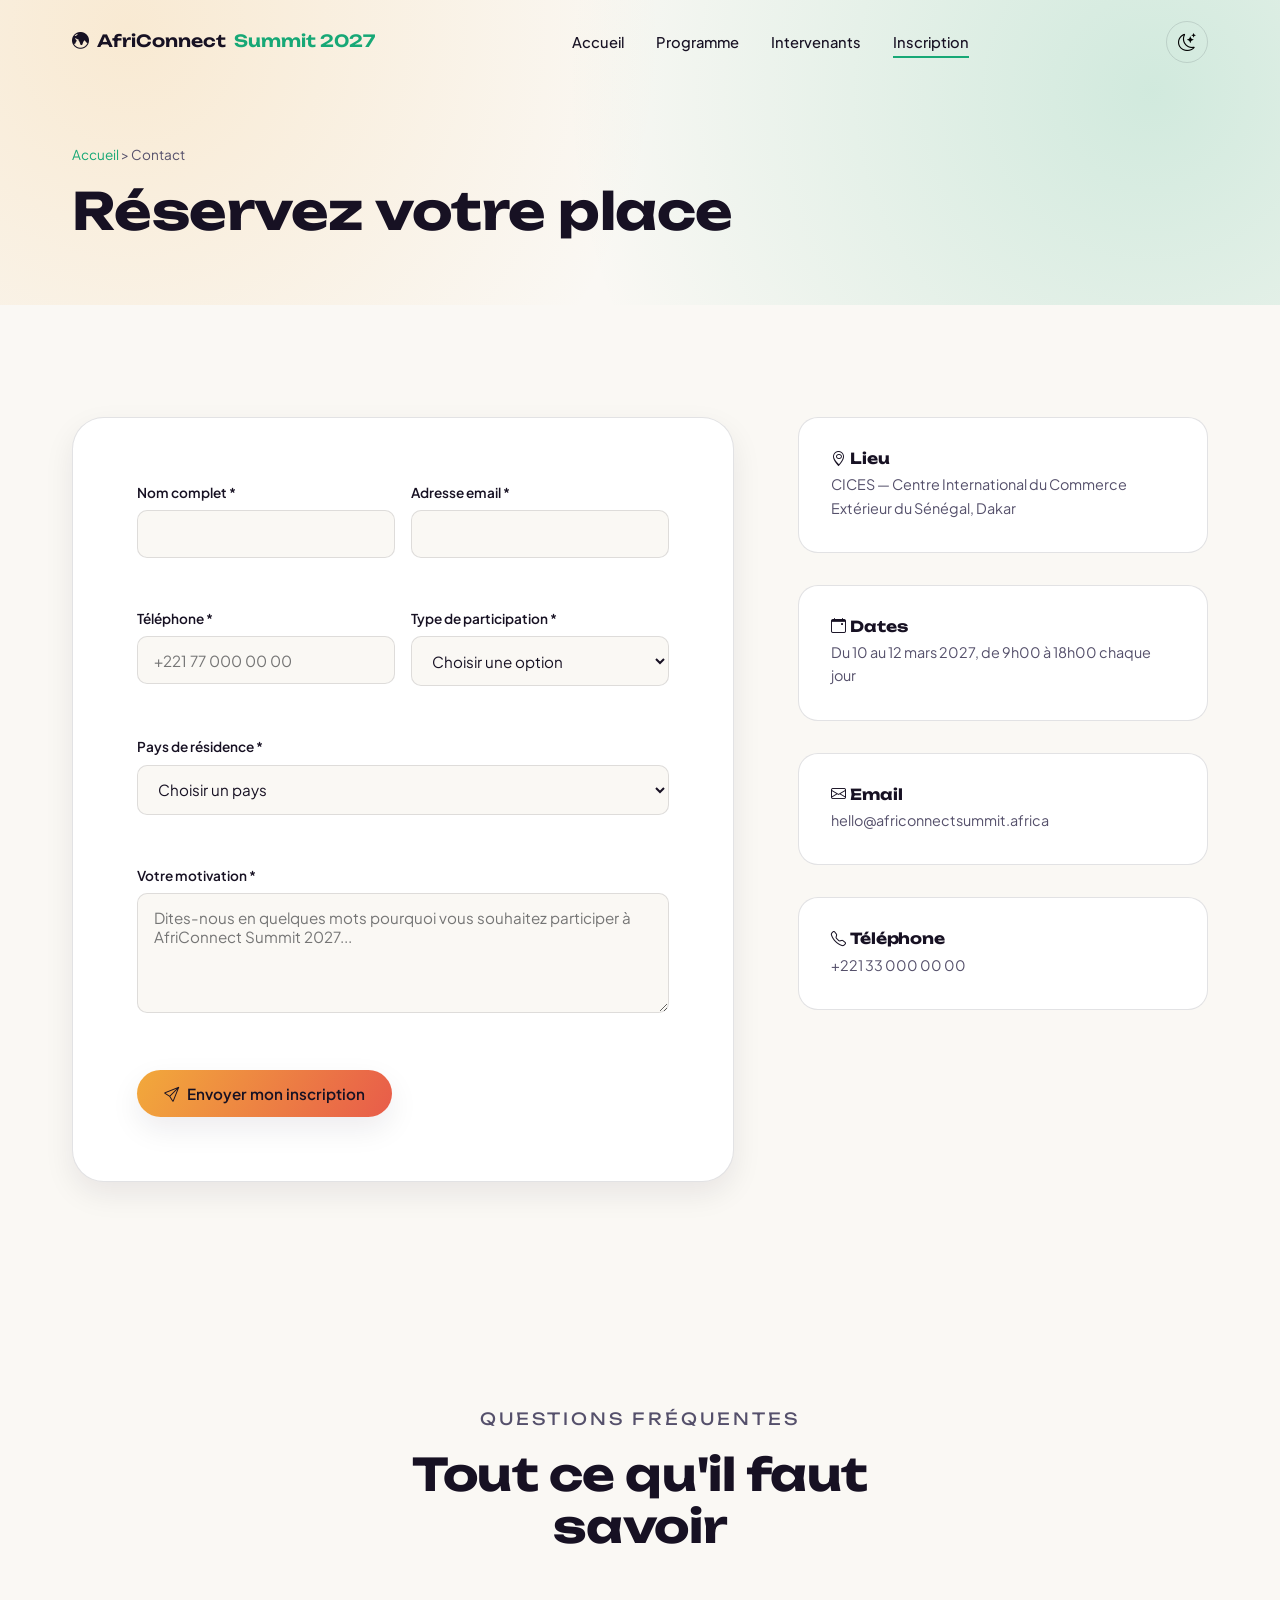
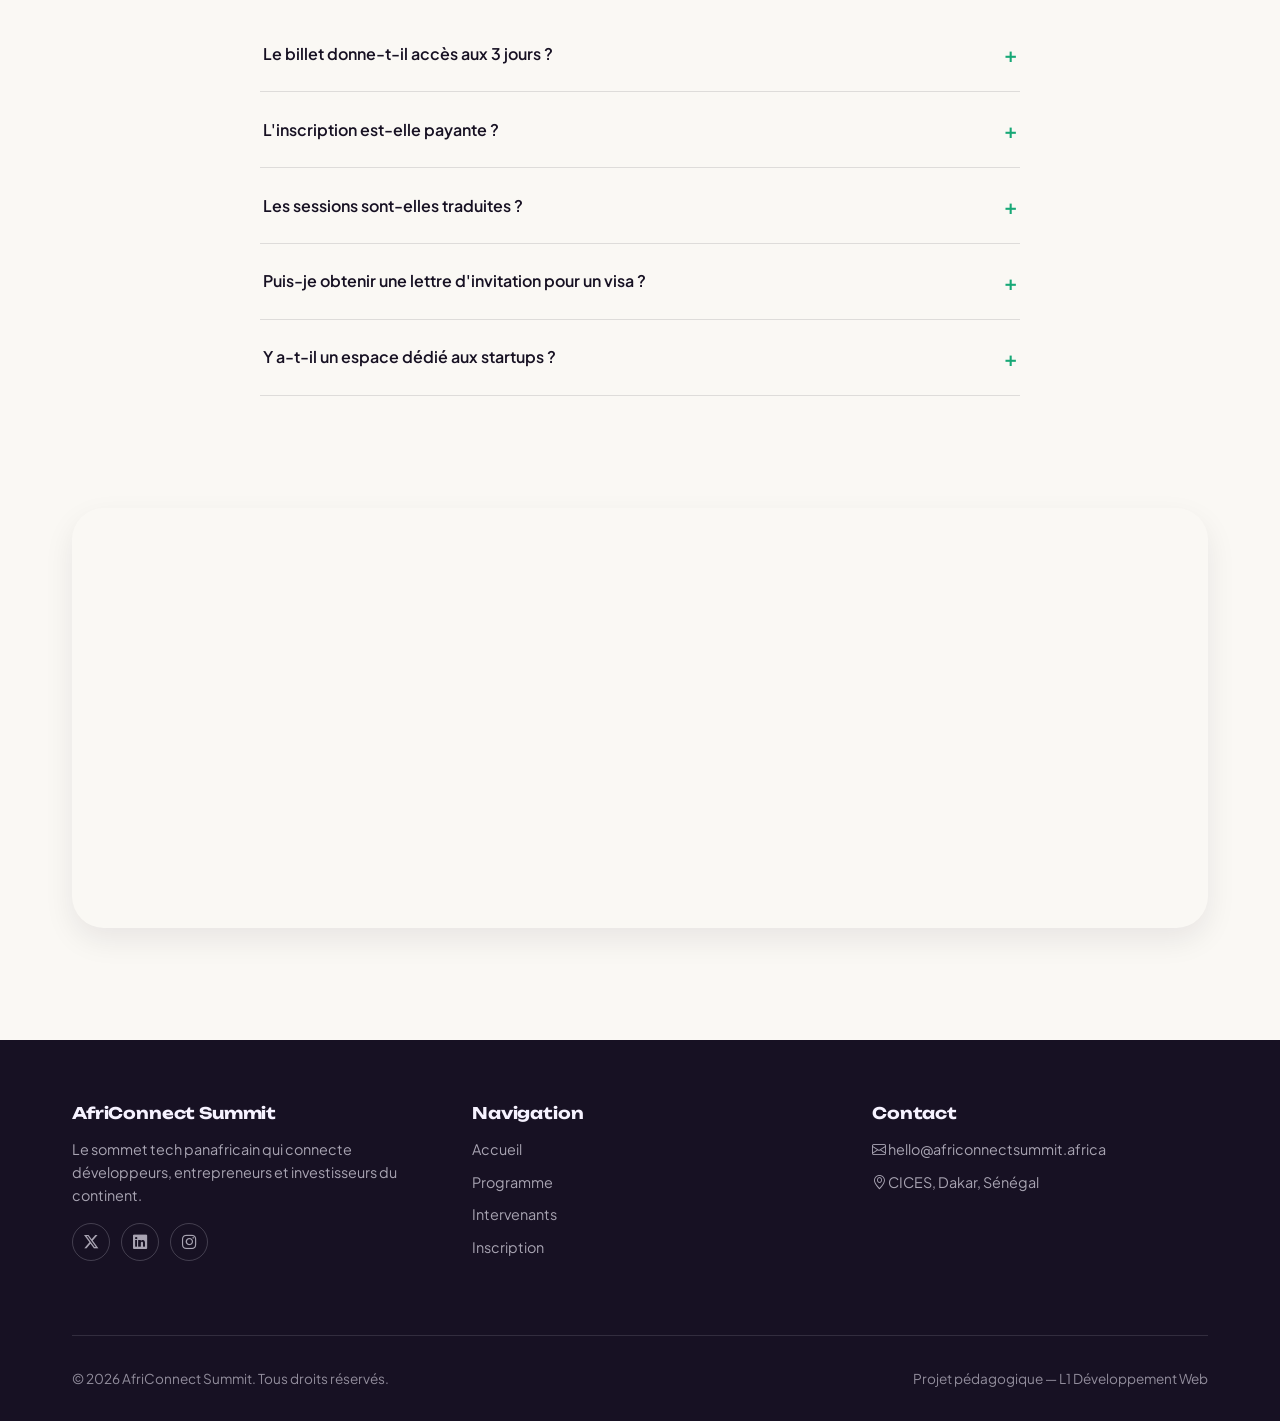
<file: contact.html>
<!DOCTYPE html>
<html lang="fr">
<head>
  <meta charset="UTF-8" />
  <meta name="viewport" content="width=device-width, initial-scale=1.0" />
  <title>Inscription & Contact — AfriConnect Summit 2027</title>
  <meta name="description" content="Inscrivez-vous à AfriConnect Summit 2027 : formulaire d'inscription, FAQ et localisation à Dakar." />

  <link rel="preconnect" href="https://fonts.googleapis.com" />
  <link rel="preconnect" href="https://fonts.gstatic.com" crossorigin />
  <link href="https://fonts.googleapis.com/css2?family=Unbounded:wght@500;600;700&family=Plus+Jakarta+Sans:wght@400;500;600;700&display=swap" rel="stylesheet" />
  <link rel="stylesheet" href="https://cdn.jsdelivr.net/npm/bootstrap-icons@1.11.3/font/bootstrap-icons.css" />
  <link rel="stylesheet" href="css/style.css" />
</head>
<body>

  <header>
    <nav class="navbar" aria-label="Navigation principale">
      <div class="container">
        <a href="index.html" class="nav-logo">
          <i class="bi bi-globe-central-south-asia"></i> AfriConnect <span>Summit 2027</span>
        </a>
        <ul class="nav-links">
          <li><a href="index.html">Accueil</a></li>
          <li><a href="programme.html">Programme</a></li>
          <li><a href="intervenants.html">Intervenants</a></li>
          <li><a href="contact.html" class="active">Inscription</a></li>
        </ul>
        <div class="nav-actions">
          <button class="theme-toggle" aria-label="Changer de thème"><i class="bi bi-moon-stars"></i></button>
          <button class="hamburger" aria-label="Ouvrir le menu" aria-expanded="false"><span></span><span></span><span></span></button>
        </div>
      </div>
    </nav>
  </header>

  <main>
    <section class="inner-hero">
      <div class="container">
        <p class="breadcrumb"><a href="index.html">Accueil</a> &gt; Contact</p>
        <h1>Réservez votre place</h1>
      </div>
    </section>

    <!-- ===================== FORMULAIRE D'INSCRIPTION ===================== -->
    <section class="registration">
      <div class="container">
        <div class="contact-flex">

          <div class="contact-form-wrap">
            <div class="success-msg" id="form-success" role="status"></div>

            <form id="registration-form" novalidate>
              <div class="form-row">
                <div class="form-group">
                  <label for="fullname">Nom complet *</label>
                  <input type="text" id="fullname" name="fullname" required autocomplete="name" />
                  <p class="error-msg"></p>
                </div>
                <div class="form-group">
                  <label for="email">Adresse email *</label>
                  <input type="email" id="email" name="email" required autocomplete="email" />
                  <p class="error-msg"></p>
                </div>
              </div>

              <div class="form-row">
                <div class="form-group">
                  <label for="phone">Téléphone *</label>
                  <input type="tel" id="phone" name="phone" required autocomplete="tel" placeholder="+221 77 000 00 00" />
                  <p class="error-msg"></p>
                </div>
                <div class="form-group">
                  <label for="participation">Type de participation *</label>
                  <select id="participation" name="participation" required>
                    <option value="">Choisir une option</option>
                    <option value="developpeur">Développeur / Développeuse</option>
                    <option value="entrepreneur">Entrepreneur / Entrepreneuse</option>
                    <option value="investisseur">Investisseur / Investisseuse</option>
                    <option value="etudiant">Étudiant(e)</option>
                    <option value="visiteur">Visiteur / Visiteuse</option>
                  </select>
                  <p class="error-msg"></p>
                </div>
              </div>

              <div class="form-group">
                <label for="country">Pays de résidence *</label>
                <select id="country" name="country" required>
                  <option value="">Choisir un pays</option>
                  <option value="senegal">Sénégal</option>
                  <option value="cote-ivoire">Côte d'Ivoire</option>
                  <option value="nigeria">Nigeria</option>
                  <option value="ghana">Ghana</option>
                  <option value="kenya">Kenya</option>
                  <option value="rwanda">Rwanda</option>
                  <option value="maroc">Maroc</option>
                  <option value="tunisie">Tunisie</option>
                  <option value="cameroun">Cameroun</option>
                  <option value="afrique-du-sud">Afrique du Sud</option>
                  <option value="egypte">Égypte</option>
                  <option value="benin">Bénin</option>
                </select>
                <p class="error-msg"></p>
              </div>

              <div class="form-group">
                <label for="message">Votre motivation *</label>
                <textarea id="message" name="message" required placeholder="Dites-nous en quelques mots pourquoi vous souhaitez participer à AfriConnect Summit 2027..."></textarea>
                <p class="error-msg"></p>
              </div>

              <button type="submit" class="btn btn-primary"><i class="bi bi-send"></i> Envoyer mon inscription</button>
            </form>
          </div>

          <aside class="contact-info">
            <div class="info-card">
              <h4><i class="bi bi-geo-alt"></i> Lieu</h4>
              <p>CICES — Centre International du Commerce Extérieur du Sénégal, Dakar</p>
            </div>
            <div class="info-card">
              <h4><i class="bi bi-calendar-event"></i> Dates</h4>
              <p>Du 10 au 12 mars 2027, de 9h00 à 18h00 chaque jour</p>
            </div>
            <div class="info-card">
              <h4><i class="bi bi-envelope"></i> Email</h4>
              <p>hello@africonnectsummit.africa</p>
            </div>
            <div class="info-card">
              <h4><i class="bi bi-telephone"></i> Téléphone</h4>
              <p>+221 33 000 00 00</p>
            </div>
          </aside>
        </div>
      </div>
    </section>

    <!-- ===================== FAQ (accordéon CSS pur) ===================== -->
    <section class="faq" aria-label="Questions fréquentes">
      <div class="container">
        <div class="section-head" style="margin-left:auto;margin-right:auto;text-align:center;">
          <p class="eyebrow">Questions fréquentes</p>
          <h2>Tout ce qu'il faut savoir</h2>
        </div>

        <div class="faq-list">
          <div class="faq-item">
            <input type="checkbox" id="faq1" />
            <label for="faq1">Le billet donne-t-il accès aux 3 jours ?</label>
            <div class="faq-answer">
              <p>Oui, votre inscription vous donne accès à l'intégralité des sessions, ateliers et espaces de networking pendant les 3 jours de l'événement.</p>
            </div>
          </div>

          <div class="faq-item">
            <input type="checkbox" id="faq2" />
            <label for="faq2">L'inscription est-elle payante ?</label>
            <div class="faq-answer">
              <p>L'inscription en ligne est gratuite pour les étudiants et les développeurs indépendants. Les entreprises et investisseurs se voient proposer un tarif dédié communiqué après inscription.</p>
            </div>
          </div>

          <div class="faq-item">
            <input type="checkbox" id="faq3" />
            <label for="faq3">Les sessions sont-elles traduites ?</label>
            <div class="faq-answer">
              <p>La majorité des sessions se déroulent en français, avec une traduction simultanée en anglais disponible dans l'amphithéâtre principal.</p>
            </div>
          </div>

          <div class="faq-item">
            <input type="checkbox" id="faq4" />
            <label for="faq4">Puis-je obtenir une lettre d'invitation pour un visa ?</label>
            <div class="faq-answer">
              <p>Oui, une lettre d'invitation officielle peut être envoyée par email après validation de votre inscription, pour faciliter vos démarches de visa.</p>
            </div>
          </div>

          <div class="faq-item">
            <input type="checkbox" id="faq5" />
            <label for="faq5">Y a-t-il un espace dédié aux startups ?</label>
            <div class="faq-answer">
              <p>Oui, un espace pitch et networking est réservé aux startups sélectionnées, avec des créneaux de rendez-vous avec des investisseurs présents sur place.</p>
            </div>
          </div>
        </div>

        <!-- ===================== CARTE ===================== -->
        <div class="map-wrap">
          <iframe
            src="https://www.google.com/maps?q=CICES%20Dakar%20Senegal&output=embed"
            title="Carte de localisation du CICES à Dakar, Sénégal"
            loading="lazy"
            referrerpolicy="no-referrer-when-downgrade">
          </iframe>
        </div>
      </div>
    </section>
  </main>

  <footer class="site-footer">
    <div class="container">
      <div class="footer-grid">
        <div class="footer-col">
          <h4>AfriConnect Summit</h4>
          <p>Le sommet tech panafricain qui connecte développeurs, entrepreneurs et investisseurs du continent.</p>
          <div class="social-icons">
            <a href="https://twitter.com" aria-label="Suivre AfriConnect sur X"><i class="bi bi-twitter-x"></i></a>
            <a href="https://linkedin.com" aria-label="Suivre AfriConnect sur LinkedIn"><i class="bi bi-linkedin"></i></a>
            <a href="https://instagram.com" aria-label="Suivre AfriConnect sur Instagram"><i class="bi bi-instagram"></i></a>
          </div>
        </div>
        <div class="footer-col">
          <h4>Navigation</h4>
          <a href="index.html">Accueil</a>
          <a href="programme.html">Programme</a>
          <a href="intervenants.html">Intervenants</a>
          <a href="contact.html">Inscription</a>
        </div>
        <div class="footer-col">
          <h4>Contact</h4>
          <p><i class="bi bi-envelope"></i> hello@africonnectsummit.africa</p>
          <p><i class="bi bi-geo-alt"></i> CICES, Dakar, Sénégal</p>
        </div>
      </div>
      <div class="footer-bottom">
        <p>&copy; <span data-year>2027</span> AfriConnect Summit. Tous droits réservés.</p>
        <p>Projet pédagogique — L1 Développement Web</p>
      </div>
    </div>
  </footer>

  <button class="back-to-top" aria-label="Retour en haut de page"><i class="bi bi-arrow-up"></i></button>

  <script src="js/main.js"></script>
</body>
</html>
</file>
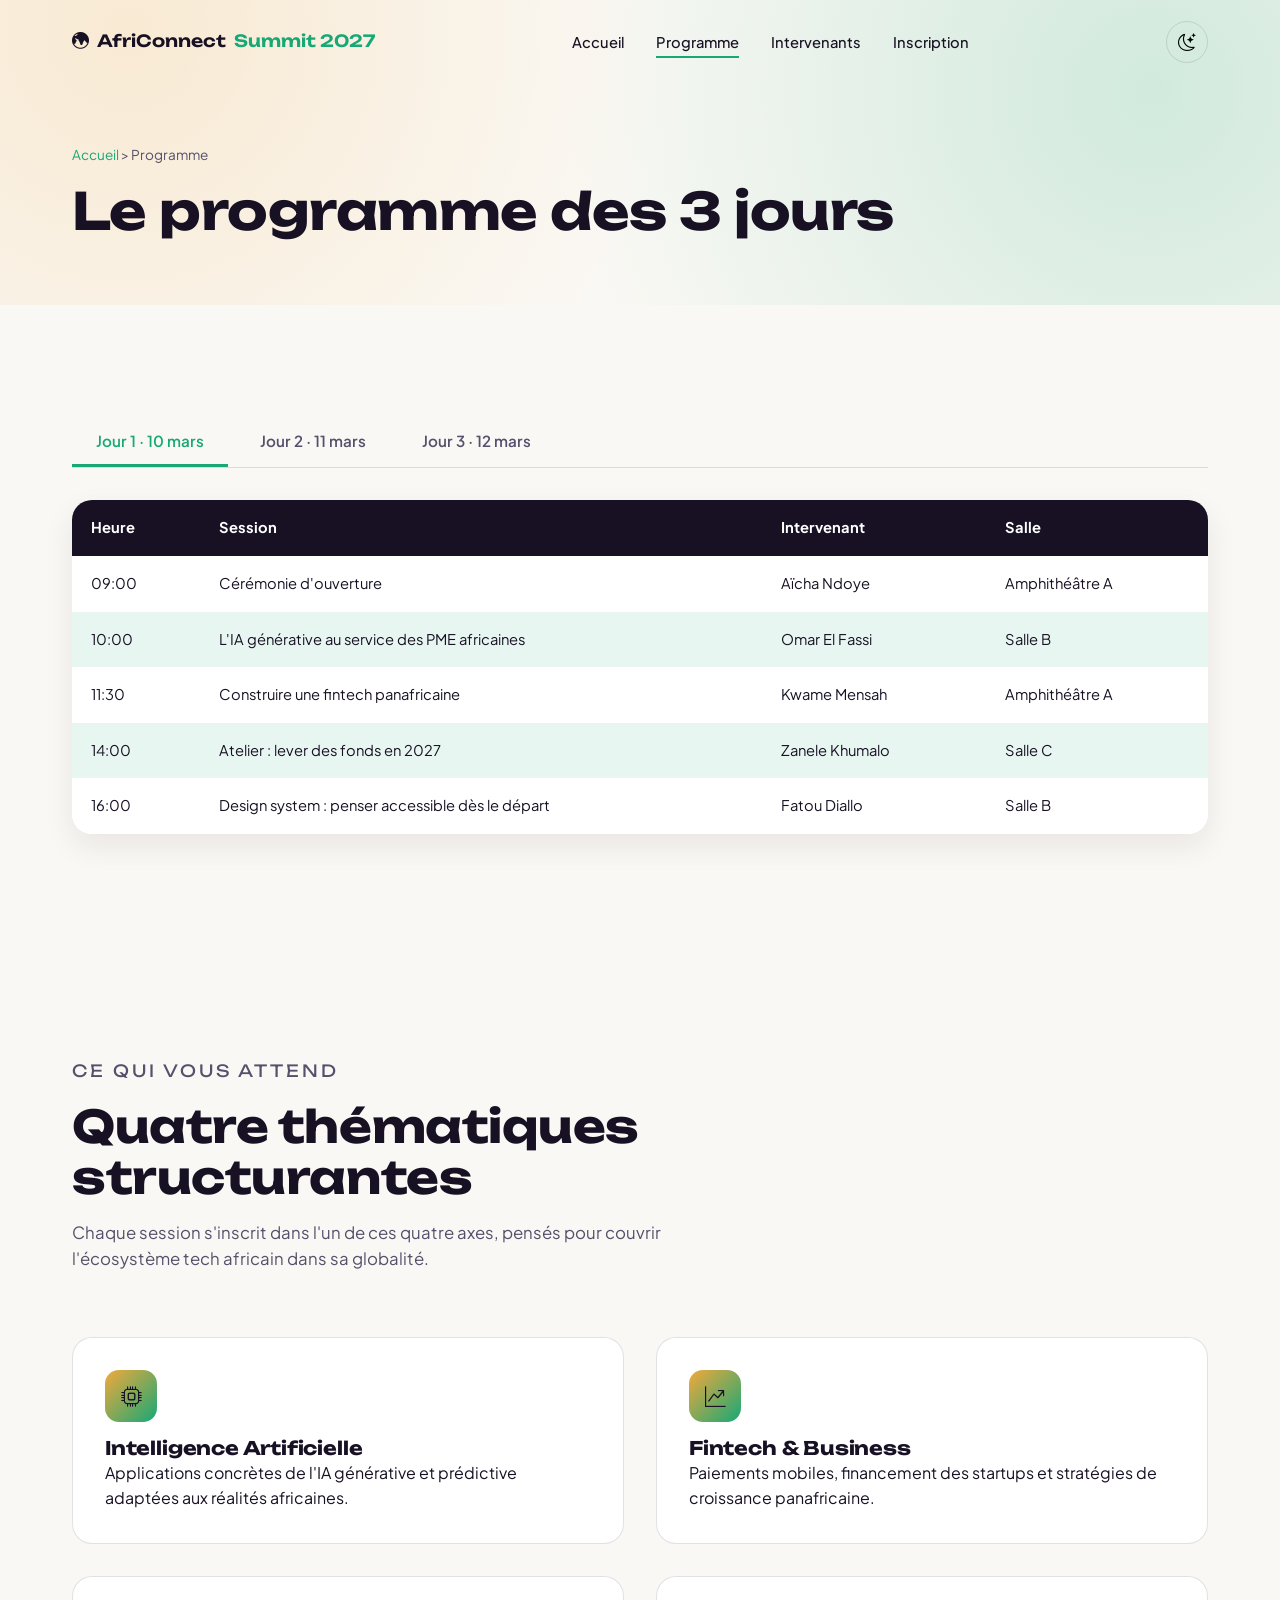
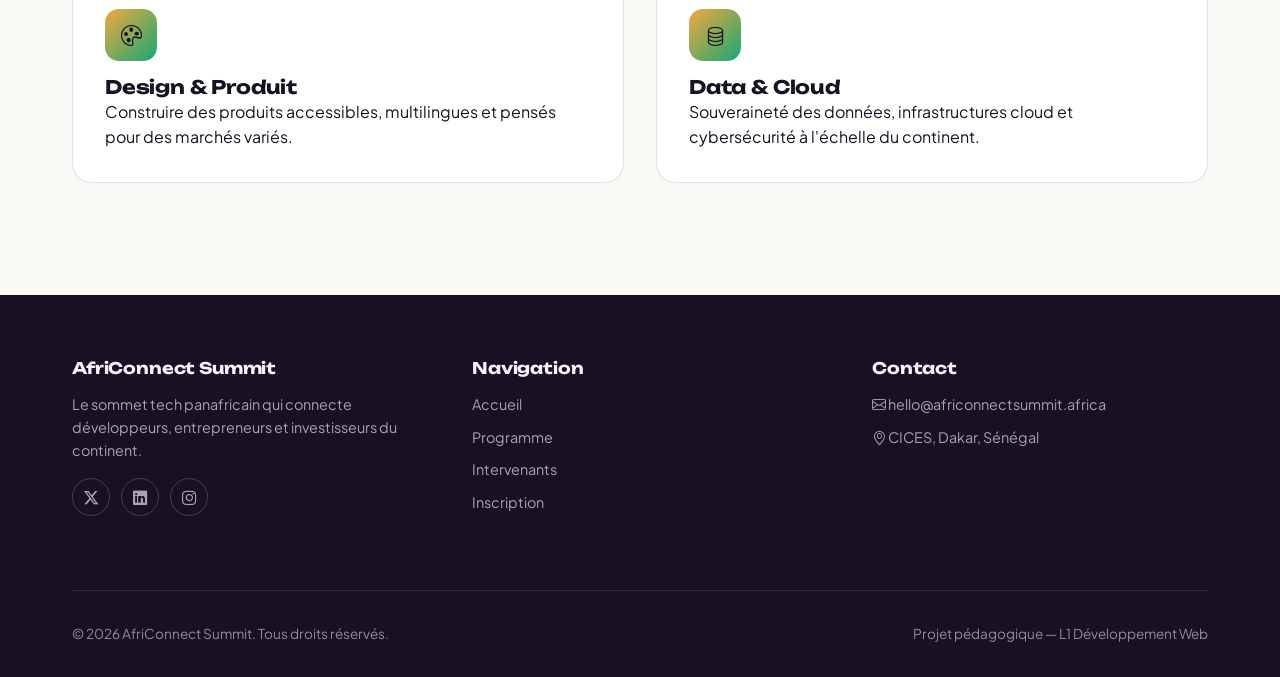
<file: programme.html>
<!DOCTYPE html>
<html lang="fr">
<head>
  <meta charset="UTF-8" />
  <meta name="viewport" content="width=device-width, initial-scale=1.0" />
  <title>Programme — AfriConnect Summit 2027</title>
  <meta name="description" content="Découvrez le programme complet des 3 jours d'AfriConnect Summit 2027 : sessions, ateliers et thématiques." />

  <link rel="preconnect" href="https://fonts.googleapis.com" />
  <link rel="preconnect" href="https://fonts.gstatic.com" crossorigin />
  <link href="https://fonts.googleapis.com/css2?family=Unbounded:wght@500;600;700&family=Plus+Jakarta+Sans:wght@400;500;600;700&display=swap" rel="stylesheet" />
  <link rel="stylesheet" href="https://cdn.jsdelivr.net/npm/bootstrap-icons@1.11.3/font/bootstrap-icons.css" />
  <link rel="stylesheet" href="css/style.css" />
</head>
<body>

  <header>
    <nav class="navbar" aria-label="Navigation principale">
      <div class="container">
        <a href="index.html" class="nav-logo">
          <i class="bi bi-globe-central-south-asia"></i> AfriConnect <span>Summit 2027</span>
        </a>
        <ul class="nav-links">
          <li><a href="index.html">Accueil</a></li>
          <li><a href="programme.html" class="active">Programme</a></li>
          <li><a href="intervenants.html">Intervenants</a></li>
          <li><a href="contact.html">Inscription</a></li>
        </ul>
        <div class="nav-actions">
          <button class="theme-toggle" aria-label="Changer de thème"><i class="bi bi-moon-stars"></i></button>
          <button class="hamburger" aria-label="Ouvrir le menu" aria-expanded="false"><span></span><span></span><span></span></button>
        </div>
      </div>
    </nav>
  </header>

  <main>
    <!-- ===================== HERO INTERNE ===================== -->
    <section class="inner-hero">
      <div class="container">
        <p class="breadcrumb"><a href="index.html">Accueil</a> &gt; Programme</p>
        <h1>Le programme des 3 jours</h1>
      </div>
    </section>

    <!-- ===================== ONGLETS PROGRAMME ===================== -->
    <section class="program-tabs">
      <div class="container">
        <div class="tabs" role="tablist" aria-label="Sélection du jour">
          <button class="tab-btn active" data-tab="jour1" role="tab" aria-selected="true">Jour 1 · 10 mars</button>
          <button class="tab-btn" data-tab="jour2" role="tab" aria-selected="false">Jour 2 · 11 mars</button>
          <button class="tab-btn" data-tab="jour3" role="tab" aria-selected="false">Jour 3 · 12 mars</button>
        </div>

        <!-- JOUR 1 -->
        <div class="tab-panel active" id="jour1" role="tabpanel">
          <table class="schedule-table">
            <thead>
              <tr><th scope="col">Heure</th><th scope="col">Session</th><th scope="col">Intervenant</th><th scope="col">Salle</th></tr>
            </thead>
            <tbody>
              <tr><td>09:00</td><td>Cérémonie d'ouverture</td><td>Aïcha Ndoye</td><td>Amphithéâtre A</td></tr>
              <tr><td>10:00</td><td>L'IA générative au service des PME africaines</td><td>Omar El Fassi</td><td>Salle B</td></tr>
              <tr><td>11:30</td><td>Construire une fintech panafricaine</td><td>Kwame Mensah</td><td>Amphithéâtre A</td></tr>
              <tr><td>14:00</td><td>Atelier : lever des fonds en 2027</td><td>Zanele Khumalo</td><td>Salle C</td></tr>
              <tr><td>16:00</td><td>Design system : penser accessible dès le départ</td><td>Fatou Diallo</td><td>Salle B</td></tr>
            </tbody>
          </table>
        </div>

        <!-- JOUR 2 -->
        <div class="tab-panel" id="jour2" role="tabpanel">
          <table class="schedule-table">
            <thead>
              <tr><th scope="col">Heure</th><th scope="col">Session</th><th scope="col">Intervenant</th><th scope="col">Salle</th></tr>
            </thead>
            <tbody>
              <tr><td>09:30</td><td>Data & cloud souverain en Afrique</td><td>Adaeze Okafor</td><td>Amphithéâtre A</td></tr>
              <tr><td>11:00</td><td>Recrutement tech : attirer les meilleurs talents</td><td>Samuel Otieno</td><td>Salle B</td></tr>
              <tr><td>13:30</td><td>Table ronde : régulation des paiements mobiles</td><td>Chidi Eze</td><td>Amphithéâtre A</td></tr>
              <tr><td>15:00</td><td>UX writing pour marchés multilingues</td><td>Grace Mwangi</td><td>Salle C</td></tr>
              <tr><td>16:30</td><td>Pitchs startups — cohorte 2027</td><td>Panel investisseurs</td><td>Amphithéâtre A</td></tr>
            </tbody>
          </table>
        </div>

        <!-- JOUR 3 -->
        <div class="tab-panel" id="jour3" role="tabpanel">
          <table class="schedule-table">
            <thead>
              <tr><th scope="col">Heure</th><th scope="col">Session</th><th scope="col">Intervenant</th><th scope="col">Salle</th></tr>
            </thead>
            <tbody>
              <tr><td>09:30</td><td>Cybersécurité : protéger les infrastructures critiques</td><td>Youssef Trabelsi</td><td>Salle B</td></tr>
              <tr><td>11:00</td><td>Product-market fit sur les marchés émergents</td><td>Nadia Kouadio</td><td>Amphithéâtre A</td></tr>
              <tr><td>13:00</td><td>Atelier : prototyper avec l'IA</td><td>Omar El Fassi</td><td>Salle C</td></tr>
              <tr><td>15:00</td><td>Clôture & remise des prix startups</td><td>Aïcha Ndoye</td><td>Amphithéâtre A</td></tr>
              <tr><td>16:30</td><td>Cocktail de networking</td><td>—</td><td>Terrasse Sud</td></tr>
            </tbody>
          </table>
        </div>
      </div>
    </section>

    <!-- ===================== THÉMATIQUES ===================== -->
    <section class="themes" aria-label="Thématiques de la conférence">
      <div class="container">
        <div class="section-head">
          <p class="eyebrow">Ce qui vous attend</p>
          <h2>Quatre thématiques structurantes</h2>
          <p>Chaque session s'inscrit dans l'un de ces quatre axes, pensés pour couvrir l'écosystème tech africain dans sa globalité.</p>
        </div>

        <div class="themes-grid">
          <article class="theme-card">
            <div class="why-icon"><i class="bi bi-cpu"></i></div>
            <h3>Intelligence Artificielle</h3>
            <p>Applications concrètes de l'IA générative et prédictive adaptées aux réalités africaines.</p>
          </article>
          <article class="theme-card">
            <div class="why-icon"><i class="bi bi-graph-up-arrow"></i></div>
            <h3>Fintech & Business</h3>
            <p>Paiements mobiles, financement des startups et stratégies de croissance panafricaine.</p>
          </article>
          <article class="theme-card">
            <div class="why-icon"><i class="bi bi-palette"></i></div>
            <h3>Design & Produit</h3>
            <p>Construire des produits accessibles, multilingues et pensés pour des marchés variés.</p>
          </article>
          <article class="theme-card">
            <div class="why-icon"><i class="bi bi-database"></i></div>
            <h3>Data & Cloud</h3>
            <p>Souveraineté des données, infrastructures cloud et cybersécurité à l'échelle du continent.</p>
          </article>
        </div>
      </div>
    </section>
  </main>

  <footer class="site-footer">
    <div class="container">
      <div class="footer-grid">
        <div class="footer-col">
          <h4>AfriConnect Summit</h4>
          <p>Le sommet tech panafricain qui connecte développeurs, entrepreneurs et investisseurs du continent.</p>
          <div class="social-icons">
            <a href="https://twitter.com" aria-label="Suivre AfriConnect sur X"><i class="bi bi-twitter-x"></i></a>
            <a href="https://linkedin.com" aria-label="Suivre AfriConnect sur LinkedIn"><i class="bi bi-linkedin"></i></a>
            <a href="https://instagram.com" aria-label="Suivre AfriConnect sur Instagram"><i class="bi bi-instagram"></i></a>
          </div>
        </div>
        <div class="footer-col">
          <h4>Navigation</h4>
          <a href="index.html">Accueil</a>
          <a href="programme.html">Programme</a>
          <a href="intervenants.html">Intervenants</a>
          <a href="contact.html">Inscription</a>
        </div>
        <div class="footer-col">
          <h4>Contact</h4>
          <p><i class="bi bi-envelope"></i> hello@africonnectsummit.africa</p>
          <p><i class="bi bi-geo-alt"></i> CICES, Dakar, Sénégal</p>
        </div>
      </div>
      <div class="footer-bottom">
        <p>&copy; <span data-year>2027</span> AfriConnect Summit. Tous droits réservés.</p>
        <p>Projet pédagogique — L1 Développement Web</p>
      </div>
    </div>
  </footer>

  <button class="back-to-top" aria-label="Retour en haut de page"><i class="bi bi-arrow-up"></i></button>

  <script src="js/main.js"></script>
</body>
</html>
</file>
<file: css/style.css>
/* ============================================================
   AFRICONNECT SUMMIT 2027 — STYLE.CSS
   Palette : nuit indigo + or + émeraude + corail
   Polices : Unbounded (titres) / Plus Jakarta Sans (texte)
   ============================================================ */

/* ---------- 1. VARIABLES CSS ---------- */
:root {
  /* Couleurs principales (mode clair par défaut) */
  --color-bg: #faf8f4;
  --color-surface: #ffffff;
  --color-ink: #171123;
  --color-ink-soft: #55506b;
  --color-primary: #f2a93b;      /* or */
  --color-primary-ink: #171123;
  --color-secondary: #17a876;    /* émeraude */
  --color-accent: #e85c4a;       /* corail */
  --color-border: rgba(23, 17, 35, 0.12);
  --shadow-soft: 0 20px 45px rgba(23, 17, 35, 0.10);
  --shadow-card: 0 12px 30px rgba(23, 17, 35, 0.08);

  /* Typographie */
  --font-display: "Unbounded", sans-serif;
  --font-body: "Plus Jakarta Sans", sans-serif;

  /* Espacements & rayons */
  --space-xs: 0.5rem;
  --space-sm: 1rem;
  --space-md: 2rem;
  --space-lg: 4rem;
  --space-xl: 7rem;
  --radius-sm: 10px;
  --radius-md: 20px;
  --radius-lg: 32px;

  /* Divers */
  --max-width: 1200px;
  --transition: 0.35s cubic-bezier(0.22, 1, 0.36, 1);
}

[data-theme="dark"] {
  --color-bg: #120a1f;
  --color-surface: #1d1230;
  --color-ink: #f6f2ff;
  --color-ink-soft: #b9aed4;
  --color-border: rgba(246, 242, 255, 0.12);
  --shadow-soft: 0 20px 45px rgba(0, 0, 0, 0.45);
  --shadow-card: 0 12px 30px rgba(0, 0, 0, 0.35);
}

/* ---------- 2. RESET & BASE ---------- */
* {
  margin: 0;
  padding: 0;
  box-sizing: border-box;
}

html {
  scroll-behavior: smooth;
}

body {
  font-family: var(--font-body);
  background-color: var(--color-bg);
  color: var(--color-ink);
  line-height: 1.6;
  transition: background-color var(--transition), color var(--transition);
  overflow-x: hidden;
}

img {
  max-width: 100%;
  display: block;
}

a {
  text-decoration: none;
  color: inherit;
}

ul {
  list-style: none;
}

button {
  font-family: inherit;
  cursor: pointer;
  border: none;
  background: none;
}

h1, h2, h3, h4 {
  font-family: var(--font-display);
  line-height: 1.15;
  letter-spacing: -0.01em;
}

.container {
  max-width: var(--max-width);
  margin: 0 auto;
  padding: 0 var(--space-md);
}

section {
  padding: var(--space-xl) 0;
}

.eyebrow {
  font-family: var(--font-display);
  font-size: 0.75rem;
  letter-spacing: 0.18em;
  text-transform: uppercase;
  color: var(--color-secondary);
  display: inline-block;
  margin-bottom: var(--space-sm);
}

.section-head {
  max-width: 640px;
  margin-bottom: var(--space-lg);
}

.section-head h2 {
  font-size: clamp(1.9rem, 4vw, 2.8rem);
  margin-bottom: var(--space-sm);
}

.section-head p {
  color: var(--color-ink-soft);
  font-size: 1.05rem;
}

/* ---------- 3. BOUTONS ---------- */
.btn {
  display: inline-flex;
  align-items: center;
  gap: 0.5rem;
  padding: 0.9rem 1.7rem;
  border-radius: 999px;
  font-weight: 600;
  font-size: 0.95rem;
  transition: transform var(--transition), box-shadow var(--transition), background-color var(--transition), color var(--transition);
}

.btn-primary {
  background: linear-gradient(120deg, var(--color-primary), var(--color-accent));
  color: #171123;
  box-shadow: var(--shadow-card);
}

.btn-primary:hover {
  transform: translateY(-3px);
  box-shadow: var(--shadow-soft);
}

.btn-outline {
  border: 1.5px solid var(--color-border);
  color: var(--color-ink);
}

.btn-outline:hover {
  border-color: var(--color-secondary);
  color: var(--color-secondary);
  transform: translateY(-3px);
}

.btn-small {
  padding: 0.6rem 1.2rem;
  font-size: 0.85rem;
}

/* ---------- 4. NAVBAR ---------- */
.navbar {
  position: fixed;
  top: 0;
  left: 0;
  right: 0;
  z-index: 1000;
  padding: 1.3rem 0;
  transition: background-color var(--transition), box-shadow var(--transition), padding var(--transition);
}

.navbar.scrolled {
  background-color: var(--color-surface);
  box-shadow: var(--shadow-card);
  padding: 0.8rem 0;
}

.navbar .container {
  display: flex;
  align-items: center;
  justify-content: space-between;
}

.nav-logo {
  font-family: var(--font-display);
  font-size: 1.05rem;
  font-weight: 600;
  display: flex;
  align-items: center;
  gap: 0.5rem;
}

.nav-logo span {
  color: var(--color-secondary);
}

.nav-links {
  display: flex;
  align-items: center;
  gap: var(--space-md);
}

.nav-links a {
  font-size: 0.92rem;
  font-weight: 500;
  position: relative;
  padding: 0.3rem 0;
}

.nav-links a::after {
  content: "";
  position: absolute;
  left: 0;
  bottom: -2px;
  width: 0;
  height: 2px;
  background: var(--color-secondary);
  transition: width var(--transition);
}

.nav-links a:hover::after,
.nav-links a.active::after {
  width: 100%;
}

.nav-actions {
  display: flex;
  align-items: center;
  gap: var(--space-sm);
}

.theme-toggle {
  width: 42px;
  height: 42px;
  border-radius: 50%;
  border: 1.5px solid var(--color-border);
  display: flex;
  align-items: center;
  justify-content: center;
  font-size: 1.1rem;
  transition: border-color var(--transition), transform var(--transition);
}

.theme-toggle:hover {
  border-color: var(--color-secondary);
  transform: rotate(15deg);
}

.hamburger {
  display: none;
  flex-direction: column;
  gap: 5px;
  width: 28px;
}

.hamburger span {
  height: 2px;
  background: var(--color-ink);
  border-radius: 2px;
  transition: transform var(--transition), opacity var(--transition);
}

.hamburger.open span:nth-child(1) { transform: translateY(7px) rotate(45deg); }
.hamburger.open span:nth-child(2) { opacity: 0; }
.hamburger.open span:nth-child(3) { transform: translateY(-7px) rotate(-45deg); }

/* ---------- 5. HERO (accueil) ---------- */
.hero {
  min-height: 100vh;
  display: flex;
  align-items: center;
  position: relative;
  padding-top: 6rem;
  background:
    radial-gradient(circle at 15% 20%, rgba(242, 169, 59, 0.25), transparent 45%),
    radial-gradient(circle at 85% 15%, rgba(23, 168, 118, 0.25), transparent 50%),
    radial-gradient(circle at 50% 100%, rgba(232, 92, 74, 0.18), transparent 55%),
    var(--color-bg);
  overflow: hidden;
}

.hero-map {
  position: absolute;
  inset: 0;
  z-index: 0;
  opacity: 0.5;
  pointer-events: none;
}

.hero .container {
  position: relative;
  z-index: 1;
  display: grid;
  grid-template-columns: 1.1fr 0.9fr;
  gap: var(--space-lg);
  align-items: center;
}

.hero-content {
  opacity: 0;
  transform: translateY(30px);
  animation: heroIn 0.9s ease forwards;
}

.hero-content h1 {
  font-size: clamp(2.4rem, 5.5vw, 4.2rem);
  margin-bottom: var(--space-sm);
}

.hero-content h1 em {
  font-style: normal;
  background: linear-gradient(120deg, var(--color-primary), var(--color-secondary));
  -webkit-background-clip: text;
  background-clip: text;
  color: transparent;
}

.hero-sub {
  font-size: 1.1rem;
  color: var(--color-ink-soft);
  max-width: 480px;
  margin-bottom: var(--space-md);
}

.hero-sub strong {
  color: var(--color-ink);
}

.hero-cta {
  display: flex;
  gap: var(--space-sm);
  flex-wrap: wrap;
  margin-bottom: var(--space-lg);
}

.countdown {
  display: flex;
  gap: var(--space-sm);
  animation: heroIn 0.9s ease 0.15s forwards;
  opacity: 0;
  transform: translateY(30px);
}

.countdown-item {
  background: var(--color-surface);
  border: 1px solid var(--color-border);
  border-radius: var(--radius-md);
  padding: var(--space-sm) var(--space-md);
  text-align: center;
  min-width: 84px;
  box-shadow: var(--shadow-card);
}

.countdown-item .num {
  font-family: var(--font-display);
  font-size: 1.8rem;
  color: var(--color-secondary);
  display: block;
}

.countdown-item .label {
  font-size: 0.7rem;
  text-transform: uppercase;
  letter-spacing: 0.08em;
  color: var(--color-ink-soft);
}

.hero-visual {
  position: relative;
  opacity: 0;
  animation: heroIn 1s ease 0.3s forwards;
}

.hero-visual .badge-card {
  background: var(--color-surface);
  border-radius: var(--radius-lg);
  box-shadow: var(--shadow-soft);
  padding: var(--space-md);
  border: 1px solid var(--color-border);
}

.hero-visual img {
  border-radius: var(--radius-md);
  aspect-ratio: 4/5;
  object-fit: cover;
  width: 100%;
}

.hero-visual .badge-tag {
  margin-top: var(--space-sm);
  display: flex;
  justify-content: space-between;
  align-items: center;
  font-size: 0.85rem;
  color: var(--color-ink-soft);
}

@keyframes heroIn {
  to { opacity: 1; transform: translateY(0); }
}

/* ---------- 6. CHIFFRES CLÉS ---------- */
.stats {
  background: var(--color-surface);
}

.stats-grid {
  display: grid;
  grid-template-columns: repeat(4, 1fr);
  gap: var(--space-md);
}

.stat-card {
  text-align: center;
  padding: var(--space-md);
  border-radius: var(--radius-md);
  border: 1px solid var(--color-border);
  opacity: 0;
  transform: translateY(24px);
  transition: transform var(--transition), box-shadow var(--transition);
}

.stat-card:hover {
  transform: translateY(-6px);
  box-shadow: var(--shadow-card);
}

.stat-card.is-visible {
  animation: fadeUp 0.7s ease forwards;
}

.stat-number {
  font-family: var(--font-display);
  font-size: clamp(2rem, 4vw, 2.8rem);
  color: var(--color-primary);
}

.stat-label {
  color: var(--color-ink-soft);
  font-size: 0.9rem;
  margin-top: 0.3rem;
}

/* ---------- 7. POURQUOI PARTICIPER ---------- */
.why-flex {
  display: flex;
  gap: var(--space-md);
  flex-wrap: wrap;
}

.why-card {
  flex: 1 1 280px;
  background: var(--color-surface);
  border: 1px solid var(--color-border);
  border-radius: var(--radius-md);
  padding: var(--space-md);
  opacity: 0;
  transform: translateY(24px);
  transition: transform var(--transition), box-shadow var(--transition);
}

.why-card.is-visible {
  animation: fadeUp 0.7s ease forwards;
}

.why-card:hover {
  transform: translateY(-6px);
  box-shadow: var(--shadow-soft);
}

.why-icon {
  width: 52px;
  height: 52px;
  border-radius: 14px;
  display: flex;
  align-items: center;
  justify-content: center;
  font-size: 1.3rem;
  margin-bottom: var(--space-sm);
  background: linear-gradient(135deg, var(--color-primary), var(--color-secondary));
  color: #171123;
}

.why-card h3 {
  font-size: 1.15rem;
  margin-bottom: 0.5rem;
}

.why-card p {
  color: var(--color-ink-soft);
  font-size: 0.95rem;
}

/* ---------- 8. INTERVENANTS (grille) ---------- */
.speakers-grid {
  display: grid;
  grid-template-columns: repeat(4, 1fr);
  gap: var(--space-md);
}

.speaker-card {
  position: relative;
  border-radius: var(--radius-md);
  overflow: hidden;
  box-shadow: var(--shadow-card);
  opacity: 0;
  transform: translateY(24px);
  transition: transform var(--transition), box-shadow var(--transition);
}

.speaker-card.is-visible {
  animation: fadeUp 0.7s ease forwards;
}

.speaker-card img {
  width: 100%;
  aspect-ratio: 3/4;
  object-fit: cover;
  transition: transform var(--transition);
}

.speaker-card:hover img {
  transform: scale(1.06);
}

.speaker-card:hover {
  transform: translateY(-6px);
  box-shadow: var(--shadow-soft);
}

.speaker-info {
  padding: var(--space-sm);
  background: var(--color-surface);
}

.speaker-info h3 {
  font-size: 1rem;
}

.speaker-info .role {
  font-size: 0.82rem;
  color: var(--color-ink-soft);
  margin-top: 2px;
}

.speaker-info .country {
  display: inline-flex;
  align-items: center;
  gap: 4px;
  font-size: 0.78rem;
  color: var(--color-secondary);
  margin-top: 0.5rem;
}

.section-cta {
  text-align: center;
  margin-top: var(--space-lg);
}

/* ---------- 9. SPONSORS ---------- */
.sponsors-flex {
  display: flex;
  flex-direction: column;
  gap: var(--space-lg);
}

.sponsor-tier {
  text-align: center;
}

.sponsor-tier .tier-label {
  font-family: var(--font-display);
  font-size: 0.8rem;
  letter-spacing: 0.15em;
  text-transform: uppercase;
  margin-bottom: var(--space-sm);
  display: block;
}

.tier-gold .tier-label { color: var(--color-primary); }
.tier-silver .tier-label { color: var(--color-ink-soft); }
.tier-bronze .tier-label { color: var(--color-accent); }

.sponsor-row {
  display: flex;
  justify-content: center;
  align-items: center;
  gap: var(--space-md);
  flex-wrap: wrap;
}

.sponsor-logo {
  background: var(--color-surface);
  border: 1px solid var(--color-border);
  border-radius: var(--radius-sm);
  font-family: var(--font-display);
  display: flex;
  align-items: center;
  justify-content: center;
  color: var(--color-ink-soft);
  transition: transform var(--transition), box-shadow var(--transition);
}

.sponsor-logo:hover {
  transform: translateY(-4px);
  box-shadow: var(--shadow-card);
}

.tier-gold .sponsor-logo { padding: 1.6rem 2.4rem; font-size: 1.15rem; }
.tier-silver .sponsor-logo { padding: 1.2rem 1.8rem; font-size: 0.95rem; }
.tier-bronze .sponsor-logo { padding: 0.9rem 1.4rem; font-size: 0.82rem; }

/* ---------- 10. FOOTER ---------- */
.site-footer {
  background: var(--color-ink);
  color: #f6f2ff;
  padding: var(--space-lg) 0 var(--space-md);
}

[data-theme="dark"] .site-footer {
  background: #0a0512;
}

.footer-grid {
  display: flex;
  flex-wrap: wrap;
  gap: var(--space-lg);
  justify-content: space-between;
  padding-bottom: var(--space-lg);
  border-bottom: 1px solid rgba(246, 242, 255, 0.12);
}

.footer-col {
  flex: 1 1 220px;
}

.footer-col h4 {
  font-size: 1rem;
  margin-bottom: var(--space-sm);
}

.footer-col p, .footer-col a {
  color: rgba(246, 242, 255, 0.65);
  font-size: 0.9rem;
  display: block;
  margin-bottom: 0.6rem;
  transition: color var(--transition);
}

.footer-col a:hover {
  color: var(--color-primary);
}

.social-icons {
  display: flex;
  gap: 0.7rem;
  margin-top: var(--space-sm);
}

.social-icons a {
  width: 38px;
  height: 38px;
  border-radius: 50%;
  border: 1px solid rgba(246, 242, 255, 0.2);
  display: flex;
  align-items: center;
  justify-content: center;
  transition: background var(--transition), transform var(--transition);
}

.social-icons a:hover {
  background: var(--color-secondary);
  transform: translateY(-3px);
}

.footer-bottom {
  display: flex;
  justify-content: space-between;
  align-items: center;
  flex-wrap: wrap;
  gap: var(--space-sm);
  padding-top: var(--space-md);
  font-size: 0.85rem;
  color: rgba(246, 242, 255, 0.55);
}

.back-to-top {
  width: 44px;
  height: 44px;
  border-radius: 50%;
  background: linear-gradient(120deg, var(--color-primary), var(--color-secondary));
  color: #171123;
  display: flex;
  align-items: center;
  justify-content: center;
  position: fixed;
  right: 1.6rem;
  bottom: 1.6rem;
  font-size: 1.1rem;
  box-shadow: var(--shadow-soft);
  opacity: 0;
  visibility: hidden;
  transform: translateY(10px);
  transition: opacity var(--transition), transform var(--transition), visibility var(--transition);
  z-index: 900;
}

.back-to-top.visible {
  opacity: 1;
  visibility: visible;
  transform: translateY(0);
}

/* ---------- 11. HERO INTERNE (pages secondaires) ---------- */
.inner-hero {
  padding: 9rem 0 4rem;
  background:
    radial-gradient(circle at 10% 10%, rgba(242, 169, 59, 0.18), transparent 45%),
    radial-gradient(circle at 90% 30%, rgba(23, 168, 118, 0.18), transparent 50%),
    var(--color-bg);
}

.breadcrumb {
  font-size: 0.85rem;
  color: var(--color-ink-soft);
  margin-bottom: var(--space-sm);
}

.breadcrumb a {
  color: var(--color-secondary);
}

.inner-hero h1 {
  font-size: clamp(2rem, 4.5vw, 3.2rem);
}

/* ---------- 12. PROGRAMME (onglets + tableau) ---------- */
.tabs {
  display: flex;
  gap: var(--space-xs);
  margin-bottom: var(--space-md);
  border-bottom: 1px solid var(--color-border);
  flex-wrap: wrap;
}

.tab-btn {
  padding: 0.9rem 1.5rem;
  font-weight: 600;
  font-size: 0.95rem;
  color: var(--color-ink-soft);
  border-bottom: 3px solid transparent;
  transition: color var(--transition), border-color var(--transition);
}

.tab-btn:hover {
  color: var(--color-ink);
}

.tab-btn.active {
  color: var(--color-secondary);
  border-color: var(--color-secondary);
}

.tab-panel {
  display: none;
}

.tab-panel.active {
  display: block;
  animation: fadeUp 0.5s ease forwards;
}

.schedule-table {
  width: 100%;
  border-collapse: collapse;
  border-radius: var(--radius-md);
  overflow: hidden;
  box-shadow: var(--shadow-card);
}

.schedule-table th, .schedule-table td {
  padding: 1rem 1.2rem;
  text-align: left;
  font-size: 0.92rem;
}

.schedule-table thead {
  background: var(--color-ink);
  color: #fff;
}

.schedule-table tbody tr {
  background: var(--color-surface);
  transition: background var(--transition);
}

.schedule-table tbody tr:nth-child(even) {
  background: color-mix(in srgb, var(--color-surface) 90%, var(--color-secondary) 10%);
}

.schedule-table tbody tr:hover {
  background: color-mix(in srgb, var(--color-surface) 80%, var(--color-primary) 20%);
}

.themes-grid {
  display: grid;
  grid-template-columns: repeat(2, 1fr);
  gap: var(--space-md);
}

.theme-card {
  background: var(--color-surface);
  border: 1px solid var(--color-border);
  border-radius: var(--radius-md);
  padding: var(--space-md);
  opacity: 0;
  transform: translateY(24px);
}

.theme-card.is-visible {
  animation: fadeUp 0.7s ease forwards;
}

.theme-card .why-icon {
  margin-bottom: var(--space-sm);
}

/* ---------- 13. INTERVENANTS — filtres ---------- */
.filter-bar {
  display: flex;
  gap: 0.6rem;
  flex-wrap: wrap;
  margin-bottom: var(--space-lg);
}

.filter-btn {
  padding: 0.6rem 1.3rem;
  border-radius: 999px;
  border: 1.5px solid var(--color-border);
  font-size: 0.88rem;
  font-weight: 600;
  color: var(--color-ink-soft);
  transition: all var(--transition);
}

.filter-btn:hover {
  border-color: var(--color-secondary);
  color: var(--color-secondary);
}

.filter-btn.active {
  background: var(--color-ink);
  color: #fff;
  border-color: var(--color-ink);
}

.speakers-grid.full {
  grid-template-columns: repeat(3, 1fr);
}

.speaker-card.hidden-card {
  display: none;
}

/* ---------- 14. CONTACT ---------- */
.contact-flex {
  display: flex;
  gap: var(--space-lg);
  align-items: flex-start;
}

.contact-form-wrap {
  flex: 1.3;
  background: var(--color-surface);
  border: 1px solid var(--color-border);
  border-radius: var(--radius-lg);
  padding: var(--space-lg);
  box-shadow: var(--shadow-card);
}

.form-row {
  display: flex;
  gap: var(--space-sm);
}

.form-group {
  margin-bottom: var(--space-md);
  flex: 1;
  position: relative;
}

.form-group label {
  display: block;
  font-size: 0.85rem;
  font-weight: 600;
  margin-bottom: 0.4rem;
}

.form-group input,
.form-group select,
.form-group textarea {
  width: 100%;
  padding: 0.85rem 1rem;
  border-radius: var(--radius-sm);
  border: 1.5px solid var(--color-border);
  background: var(--color-bg);
  color: var(--color-ink);
  font-family: var(--font-body);
  font-size: 0.95rem;
  transition: border-color var(--transition);
}

.form-group textarea {
  resize: vertical;
  min-height: 120px;
}

.form-group input:focus,
.form-group select:focus,
.form-group textarea:focus {
  outline: none;
  border-color: var(--color-secondary);
}

.form-group.valid input,
.form-group.valid select,
.form-group.valid textarea {
  border-color: var(--color-secondary);
}

.form-group.invalid input,
.form-group.invalid select,
.form-group.invalid textarea {
  border-color: var(--color-accent);
}

.error-msg {
  color: var(--color-accent);
  font-size: 0.78rem;
  margin-top: 0.35rem;
  min-height: 1em;
}

.success-msg {
  display: none;
  background: color-mix(in srgb, var(--color-secondary) 15%, transparent);
  border: 1px solid var(--color-secondary);
  color: var(--color-secondary);
  padding: 1rem 1.2rem;
  border-radius: var(--radius-sm);
  margin-bottom: var(--space-md);
  font-weight: 600;
}

.success-msg.show {
  display: block;
  animation: fadeUp 0.5s ease forwards;
}

.contact-info {
  flex: 1;
  display: flex;
  flex-direction: column;
  gap: var(--space-md);
}

.info-card {
  background: var(--color-surface);
  border: 1px solid var(--color-border);
  border-radius: var(--radius-md);
  padding: var(--space-md);
}

.info-card h4 {
  font-size: 0.95rem;
  margin-bottom: 0.4rem;
}

.info-card p {
  color: var(--color-ink-soft);
  font-size: 0.9rem;
}

/* ---------- 15. FAQ (accordéon CSS pur) ---------- */
.faq-list {
  max-width: 760px;
  margin: 0 auto;
}

.faq-item {
  border-bottom: 1px solid var(--color-border);
}

.faq-item input {
  display: none;
}

.faq-item label {
  display: flex;
  justify-content: space-between;
  align-items: center;
  padding: 1.3rem 0.2rem;
  font-weight: 600;
  cursor: pointer;
  font-size: 1rem;
}

.faq-item label::after {
  content: "+";
  font-size: 1.3rem;
  color: var(--color-secondary);
  transition: transform var(--transition);
}

.faq-answer {
  max-height: 0;
  overflow: hidden;
  transition: max-height var(--transition), padding var(--transition);
  color: var(--color-ink-soft);
  font-size: 0.92rem;
  padding: 0 0.2rem;
}

.faq-item input:checked ~ .faq-answer {
  max-height: 220px;
  padding: 0 0.2rem 1.3rem;
}

.faq-item input:checked ~ label::after {
  transform: rotate(45deg);
}

.map-wrap {
  margin-top: var(--space-xl);
  border-radius: var(--radius-lg);
  overflow: hidden;
  box-shadow: var(--shadow-card);
}

.map-wrap iframe {
  width: 100%;
  height: 420px;
  border: 0;
  display: block;
}

/* ---------- 16. ANIMATIONS ---------- */
@keyframes fadeUp {
  from { opacity: 0; transform: translateY(24px); }
  to { opacity: 1; transform: translateY(0); }
}

.reveal {
  opacity: 0;
  transform: translateY(24px);
  transition: opacity 0.7s ease, transform 0.7s ease;
}

.reveal.is-visible {
  opacity: 1;
  transform: translateY(0);
}

/* ---------- 17. RESPONSIVE ---------- */
@media (max-width: 1200px) {
  .speakers-grid { grid-template-columns: repeat(3, 1fr); }
  .speakers-grid.full { grid-template-columns: repeat(3, 1fr); }
}

@media (max-width: 992px) {
  .hero .container { grid-template-columns: 1fr; }
  .hero-visual { order: -1; max-width: 320px; }
  .stats-grid { grid-template-columns: repeat(2, 1fr); }
  .contact-flex { flex-direction: column; }
  .themes-grid { grid-template-columns: 1fr; }
}

@media (max-width: 768px) {
  .nav-links {
    position: fixed;
    top: 68px;
    left: 0;
    right: 0;
    background: var(--color-surface);
    flex-direction: column;
    align-items: flex-start;
    padding: var(--space-md);
    gap: var(--space-sm);
    box-shadow: var(--shadow-card);
    transform: translateY(-130%);
    opacity: 0;
    transition: transform var(--transition), opacity var(--transition);
  }

  .nav-links.open {
    transform: translateY(0);
    opacity: 1;
  }

  .hamburger { display: flex; }

  .speakers-grid, .speakers-grid.full { grid-template-columns: repeat(2, 1fr); }
  .why-flex { flex-direction: column; }
  .form-row { flex-direction: column; gap: 0; }
  .sponsor-row { gap: var(--space-sm); }
  .footer-grid { flex-direction: column; gap: var(--space-md); }
}

@media (max-width: 480px) {
  .stats-grid { grid-template-columns: 1fr 1fr; }
  .speakers-grid, .speakers-grid.full { grid-template-columns: 1fr; }
  .countdown { flex-wrap: wrap; }
  .countdown-item { min-width: 70px; padding: 0.7rem 0.9rem; }
}

/* ---------- 18. ACCESSIBILITÉ ---------- */
a:focus-visible,
button:focus-visible,
input:focus-visible,
select:focus-visible,
textarea:focus-visible {
  outline: 2px solid var(--color-secondary);
  outline-offset: 2px;
}

@media (prefers-reduced-motion: reduce) {
  *, *::before, *::after {
    animation-duration: 0.001ms !important;
    transition-duration: 0.001ms !important;
  }
}
</file>
